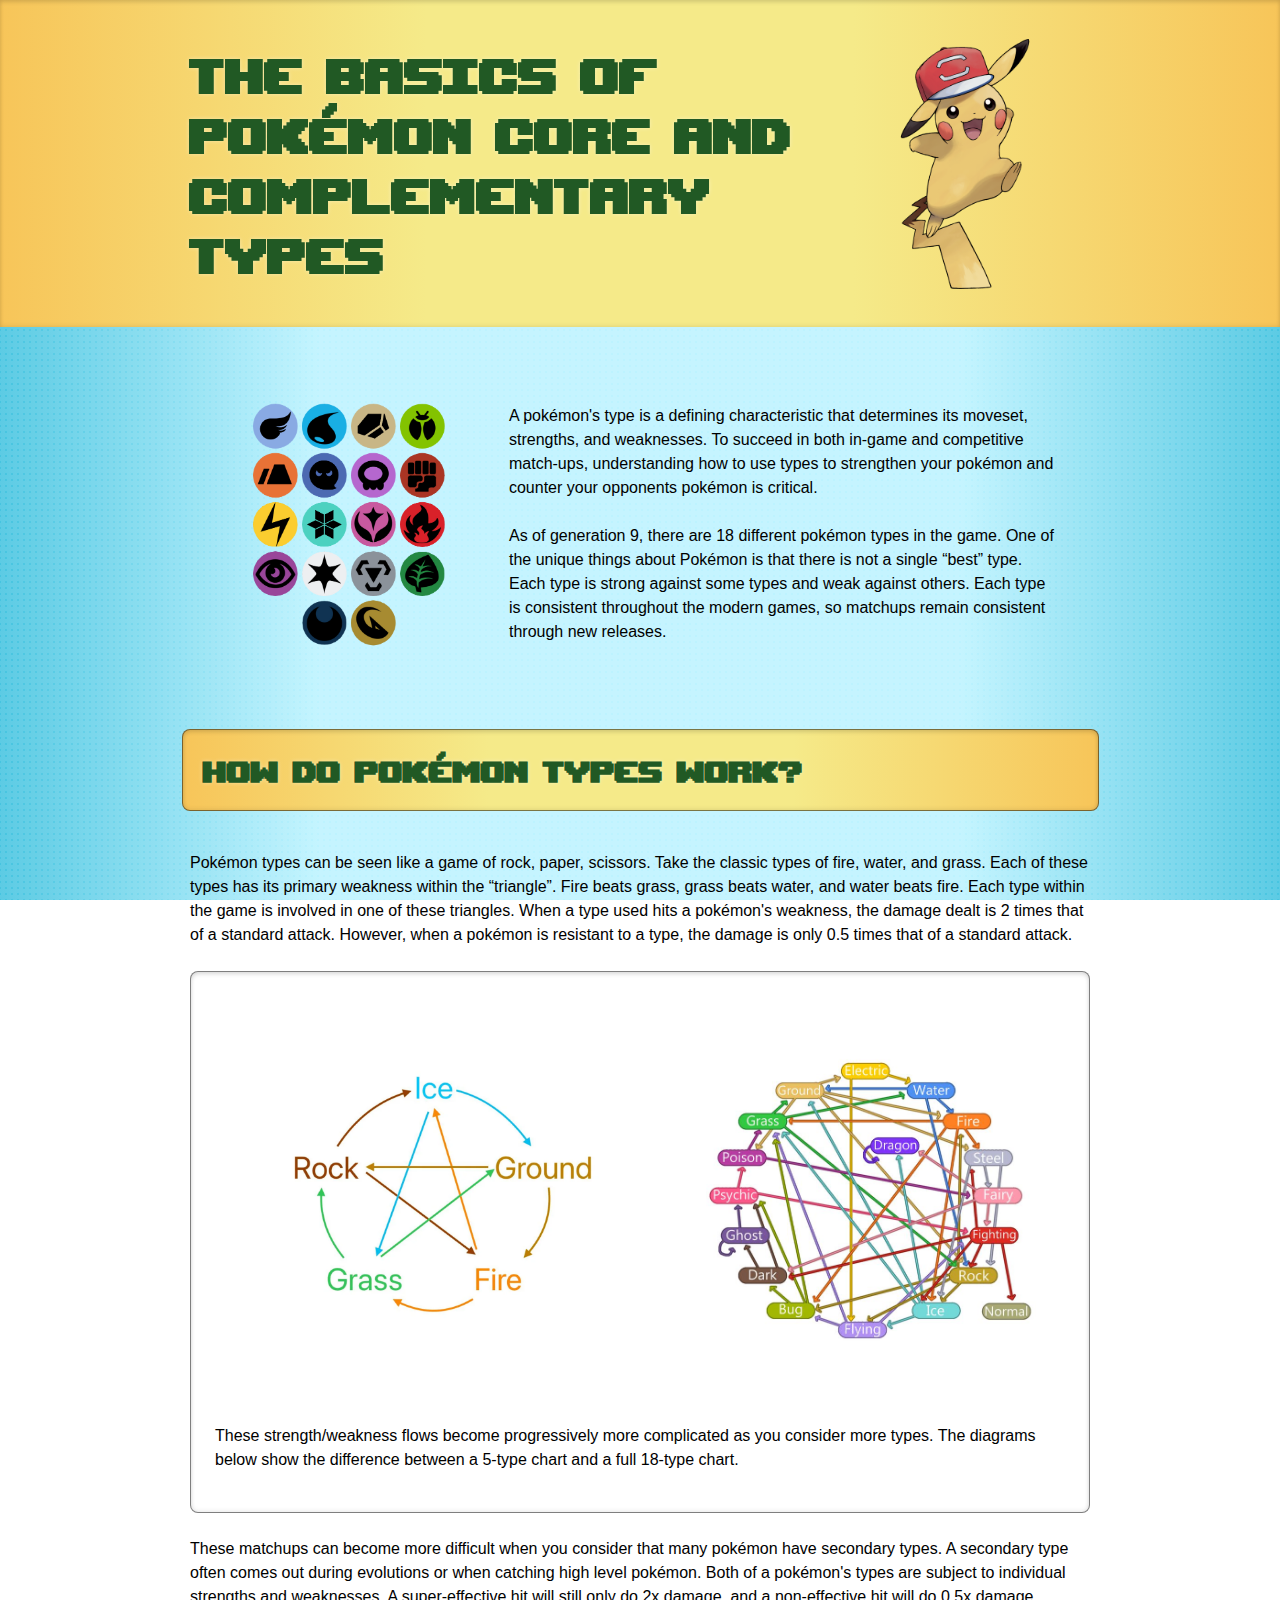
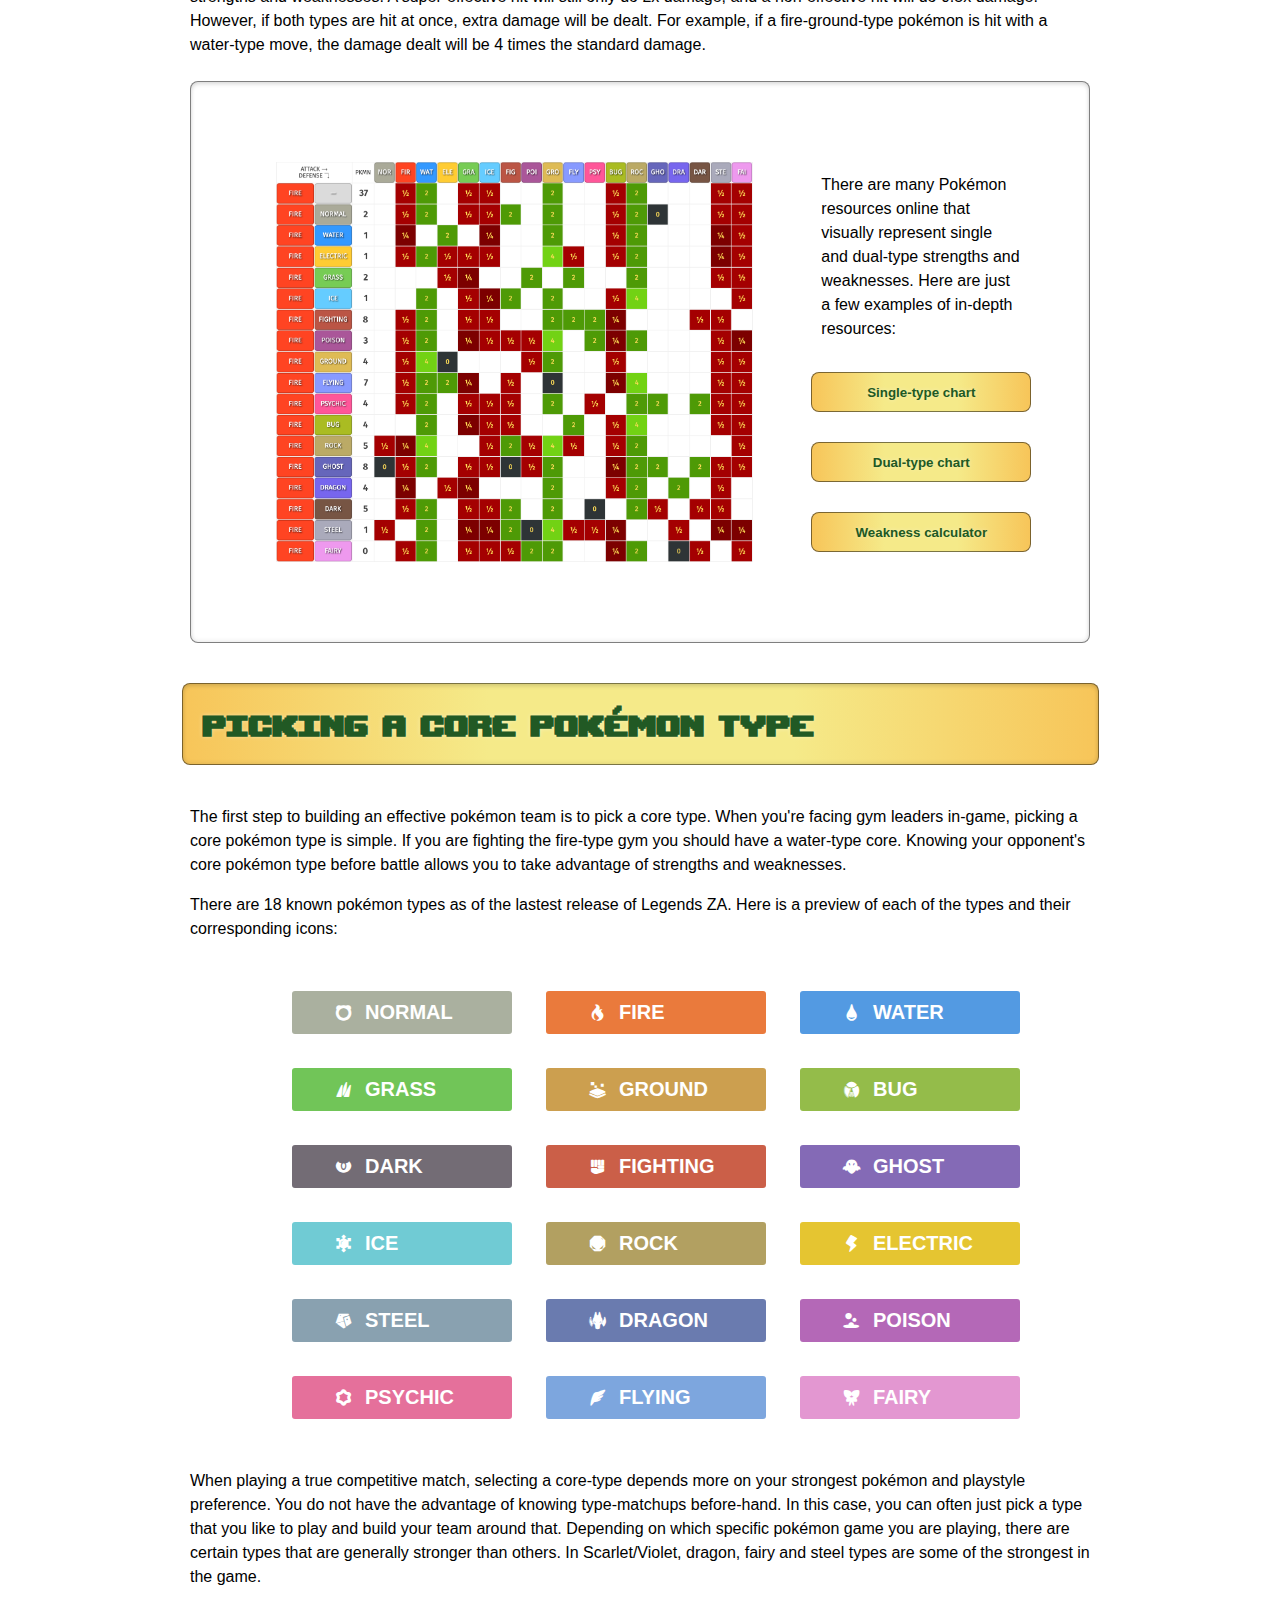
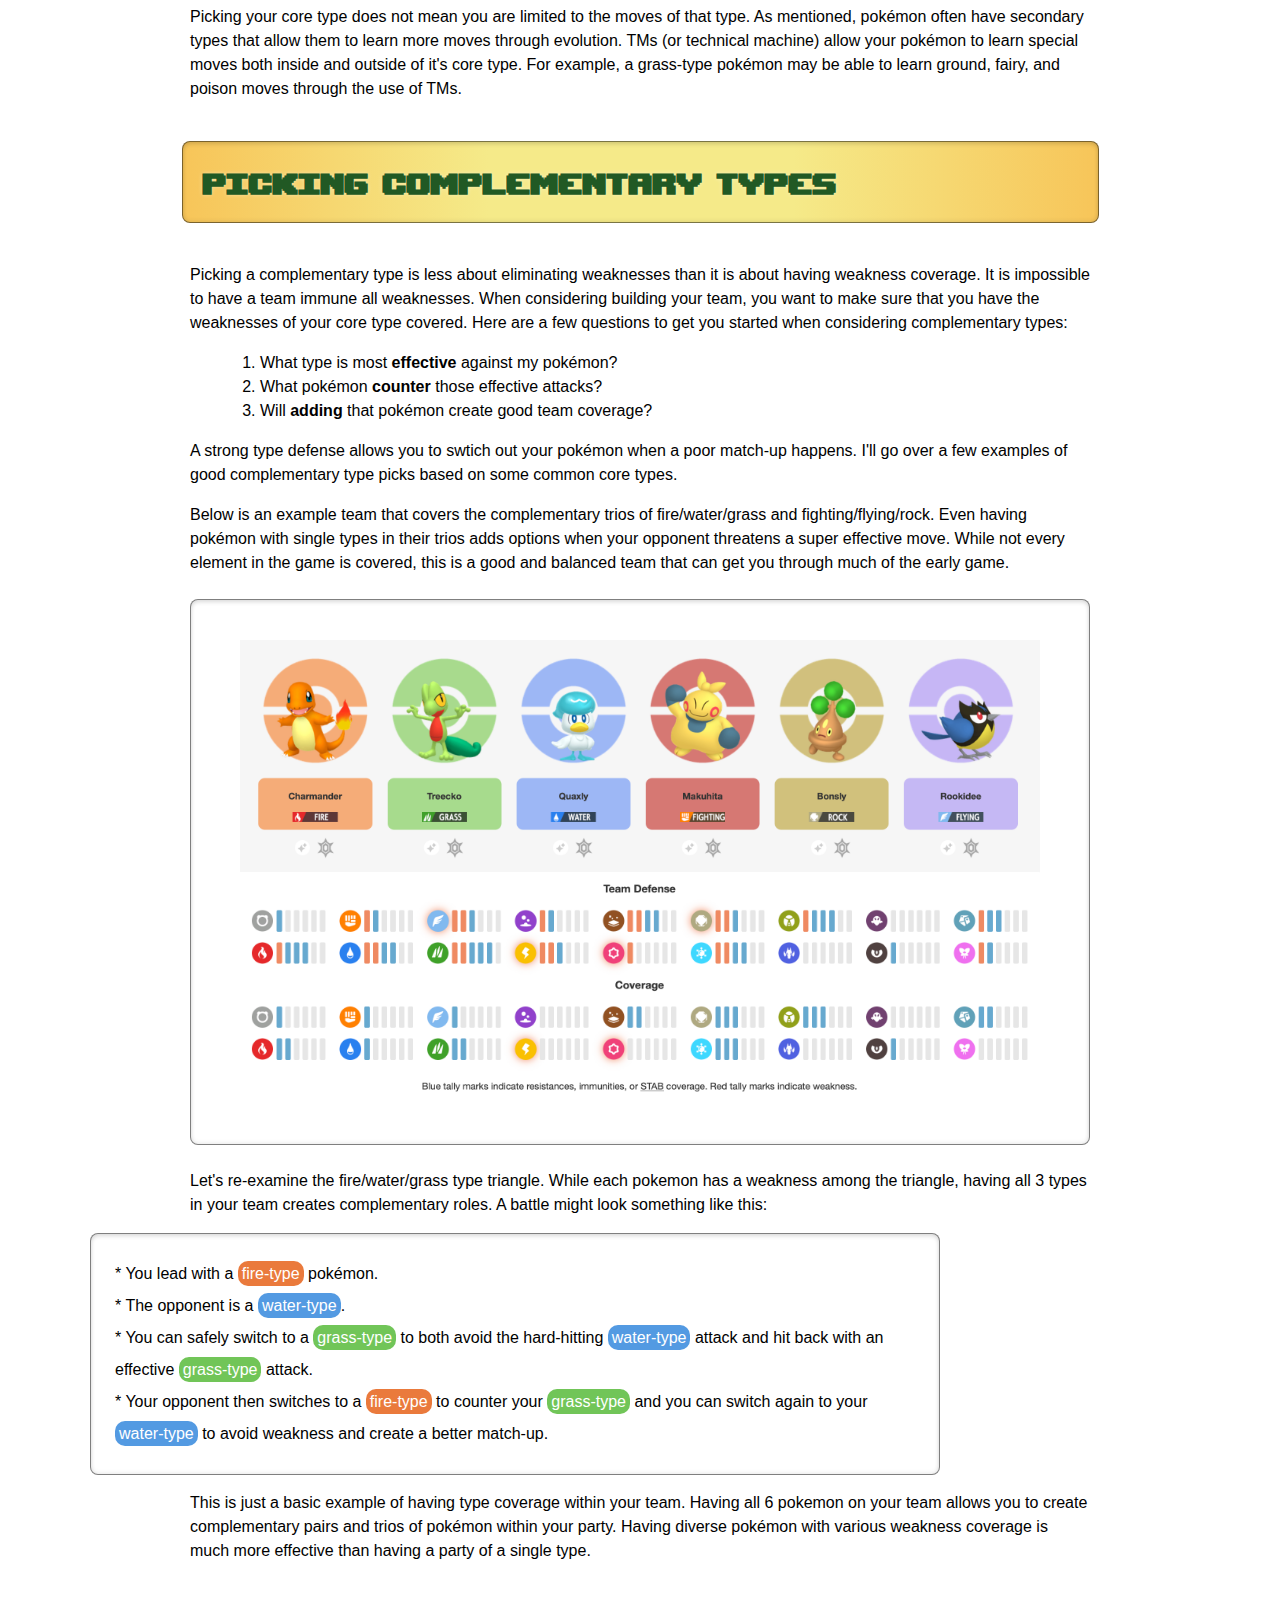
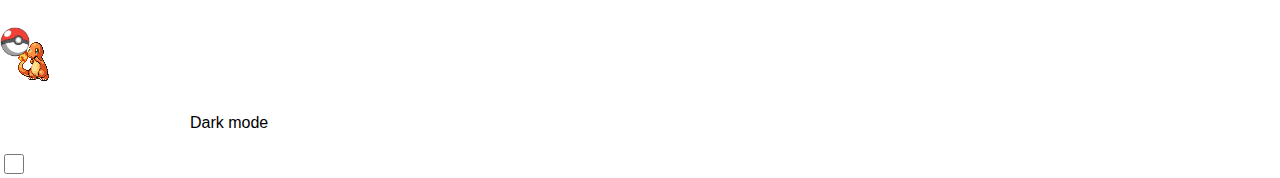
<file: index.html>
<!DOCTYPE html>
<html lang="en">
  <head>
    <meta charset="utf-8"/>
    <title>The basics of pokémon core and complementary types</title>
    <link rel="stylesheet" href="style.css"/>
  </head>
  <body>

    <div class="headingbanner">
        <h1>The basics of pokémon core and complementary types</h1>
        <div class="headerimg"></div>
    </div>

    <div class="content">
<!----INTRODUCTION-->

    <div class="centerimg">
        <img class="centerimg" src="types_transparent.png" height="250px">
        <p class="introtextwithimage">A pokémon's type is a defining characteristic that determines its moveset, strengths, and weaknesses.
            To succeed in both in-game and competitive match-ups, understanding how to use types to strengthen your pokémon and counter your opponents pokémon is critical.
            <br> 
            <br>As of generation 9, there are 18 different pokémon types in the game.
            One of the unique things about Pokémon is that there is not a single “best” type.
            Each type is strong against some types and weak against others.
            Each type is consistent throughout the modern games, so matchups remain consistent through new releases. 
        </p>
    </div>
   
<!----HOW DO TYPES WORK-->

    <h2 class="leftheader">How do pokémon types work?</h2>

    <p>Pokémon types can be seen like a game of rock, paper, scissors.
        Take the classic types of fire, water, and grass.
        Each of these types has its primary weakness within the “triangle”.
        Fire beats grass, grass beats water, and water beats fire.
        Each type within the game is involved in one of these triangles.
        When a type used hits a pokémon's weakness, the damage dealt is 2 times that of a standard attack.
        However, when a pokémon is resistant to a type, the damage is only 0.5 times that of a standard attack.
    </p>

    <div class="recessed-card">
        <div class="centerimg">
            <img src="simpler_weakness.webp" height="300px">
            <img src="complex_weakness.jpg" height="300px">
        </div>
        <p class="cardtext">These strength/weakness flows become progressively more complicated as you consider more types.
            The diagrams below show the difference between a 5-type chart and a full 18-type chart.</p>
    </div>

   

    <p>These matchups can become more difficult when you consider that many pokémon have secondary types.
        A secondary type often comes out during evolutions or when catching high level pokémon.
        Both of a pokémon's types are subject to individual strengths and weaknesses.
        A super-effective hit will still only do 2x damage, and a non-effective hit will do 0.5x damage.
        However, if both types are hit at once, extra damage will be dealt.
        For example, if a fire-ground-type pokémon is hit with a water-type move, the damage dealt will be 4 times the standard damage.
    </p>

    <div class="recessed-card">
        <div class="centerimg">
            <img src="dual_type_weaknesses.png" height="400">
            <div class="vertcontainer">
                <p class="dualtypetext">There are many Pokémon resources online that visually represent single and dual-type strengths and weaknesses.
                    Here are just a few examples of in-depth resources:
                </p>
                <button><a href="https://pokemondb.net/type" target="_blank">Single-type chart</a></button>
                <button><a href="https://pokemondb.net/type/dual" target="_blank">Dual-type chart</a></button>
                <button><a href="https://www.pkmn.help/defense/solo/" target="_blank">Weakness calculator</a></button>
            </div>
        </div>
    </div>


<!-----PICKING A CORE POKEMON TYPE-->

    <h2 class="leftheader">Picking a core pokémon type</h2>

    <p>The first step to building an effective pokémon team is to pick a core type.
        When you're facing gym leaders in-game, picking a core pokémon type is simple.
        If you are fighting the fire-type gym you should have a water-type core.
        Knowing your opponent's core pokémon type before battle allows you to take advantage of strengths and weaknesses.
    </p>

    <p>There are 18 known pokémon types as of the lastest release of Legends ZA.
        Here is a preview of each of the types and their corresponding icons:</p>

    <div class="typecontainer">
        <div class="typebadge "id="normal"> <span class="icon">c</span> NORMAL</div>
        <div class="typebadge "id="fire"> <span class="icon">r</span> FIRE</div>
        <div class="typebadge "id="water"> <span class="icon">w</span> WATER</div>
        <div class="typebadge "id="grass"> <span class="icon">g</span> GRASS</div>
        <div class="typebadge "id="ground"> <span class="icon">a</span> GROUND</div>
        <div class="typebadge "id="bug"> <span class="icon">b</span> BUG</div>
        <div class="typebadge "id="dark"> <span class="icon">d</span> DARK</div>
        <div class="typebadge "id="fighting"> <span class="icon">f</span> FIGHTING</div>
        <div class="typebadge "id="ghost"> <span class="icon">h</span> GHOST</div>
        <div class="typebadge "id="ice"> <span class="icon">i</span> ICE</div>
        <div class="typebadge "id="rock"> <span class="icon">k</span> ROCK</div>
        <div class="typebadge "id="electric"> <span class="icon">l</span> ELECTRIC</div>
        <div class="typebadge "id="steel"> <span class="icon">m</span> STEEL</div>
        <div class="typebadge "id="dragon"> <span class="icon">n</span> DRAGON</div>
        <div class="typebadge "id="poison"> <span class="icon">o</span> POISON</div>
        <div class="typebadge "id="psychic"> <span class="icon">p</span> PSYCHIC</div>
        <div class="typebadge "id="flying"> <span class="icon">v</span> FLYING</div>
        <div class="typebadge "id="fairy"> <span class="icon">y</span> FAIRY</div>
    </div>

    <p>When playing a true competitive match, selecting a core-type depends more on your strongest pokémon and playstyle preference.
        You do not have the advantage of knowing type-matchups before-hand.
        In this case, you can often just pick a type that you like to play and build your team around that.
        Depending on which specific pokémon game you are playing, there are certain types that are generally stronger than others.
        In Scarlet/Violet, dragon, fairy and steel types are some of the strongest in the game.</p>

    <p>Picking your core type does not mean you are limited to the moves of that type.
        As mentioned, pokémon often have secondary types that allow them to learn more moves through evolution.
        TMs (or technical machine) allow your pokémon to learn special moves both inside and outside of it's core type.
        For example, a grass-type pokémon may be able to learn ground, fairy, and poison moves through the use of TMs.
    <!---The sequence below showcases the many ways in which you can utilize and manipulate pokémon types.--->    
    </p>


<!-----PICKING COMPLEMENTARY TYPES-->

    <h2 class="leftheader">Picking complementary types</h2>

    <p>Picking a complementary type is less about eliminating weaknesses than it is about having weakness coverage.
        It is impossible to have a team immune all weaknesses.
        When considering building your team, you want to make sure that you have the weaknesses of your core type covered.
        Here are a few questions to get you started when considering complementary types:
    </p>

    <ol>
        <li>What type is most <b>effective</b> against my pokémon?</li>
        <li>What pokémon <b>counter</b> those effective attacks?</li>
        <li>Will <b>adding</b> that pokémon create good team coverage?</li>
    </ol>

    <p>
        A strong type defense allows you to swtich out your pokémon when a poor match-up happens.
        I'll go over a few examples of good complementary type picks based on some common core types.
    </p>

    <p>Below is an example team that covers the complementary trios of fire/water/grass and fighting/flying/rock. 
       Even having pokémon with single types in their trios adds options when your opponent threatens a super effective move.
       While not every element in the game is covered, this is a good and balanced team that can get you through much of the early game.
    </p>

    <div class="recessed-card">
        <div class="vertimg">
            <img src="exampleteam.png" width="800px">
            <img src="examplecoverage.png" width="800px">
        </div>
    </div>

    <p>Let's re-examine the fire/water/grass type triangle.
        While each pokemon has a weakness among the triangle, having all 3 types in your team creates complementary roles.
        A battle might look something like this:
    </p>

    <p class="battle">
       * You lead with a <span id="fire" class="battletype">fire-type</span> pokémon.
        <br>* The opponent is a <span id="water" class="battletype">water-type</span>.
        <br>* You can safely switch to a <span id="grass" class="battletype">grass-type</span> to both avoid the hard-hitting <span id="water" class="battletype">water-type</span> attack and hit back with an effective <span id="grass" class="battletype">grass-type</span> attack.
        <br>* Your opponent then switches to a <span id="fire" class="battletype">fire-type</span> to counter your <span id="grass" class="battletype">grass-type</span> and you can switch again to your <span id="water" class="battletype">water-type</span> to avoid weakness and create a better match-up.
    </p>

    <p class="lasttext">This is just a basic example of having type coverage within your team.
        Having all 6 pokemon on your team allows you to create complementary pairs and trios of pokémon within your party.
        Having diverse pokémon with various weakness coverage is much more effective than having a party of a single type. 
    </p>

    </div>

    <div id="pokeCursor">
        <img src="pokeball.webp" height="30px">
    </div>

    <div id="charmanderAni">
        <img src="charmander_ani.png">
    </div>

    <div>
        <p>Dark mode</p>
        <input type="checkbox" id="toggle-dark">
    </div>

    <script src="script.js"></script>
  </body>
</html>
</file>
<file: style.css>
@font-face {
    font-family: upheaval;
    src: url('upheavtt.ttf');
}

@font-face {
    font-family: pokeicons;
    src: url('EssentiarumVG\ [Web].ttf');
}

body {
    margin: 0;
    background-image: 
        repeating-radial-gradient( circle, rgba(255,255,255,0.12) 0px, rgba(255,255,255,0.12) 3px, transparent 1px, transparent 6px ),
        linear-gradient(to right, #46c4e0 , #bdf3ff, #bdf3ff, #bdf3ff, #46c4e0);
    background-size: 
        6px 6px,
        cover;
    background-repeat: 
        repeat,
        no-repeat;
    background-attachment: fixed;

    cursor: none;
}

.content {
    max-width: 1100px;
    margin: 0 auto;
}

.headingbanner {
    width: 100vw;
    left: 0px;
    margin-top: 0px;
    height: fit-content;
    display: flex;
    justify-content: center;
    align-items: center;
    margin-bottom: 2em;
    background-image: linear-gradient(to right, #f7c559 , #f5ea89, #f5ea89, #f7c559);
    box-shadow:
        inset 0 2px 4px rgba(0,0,0,0.15),
        inset 0 -2px 4px rgba(0,0,0,0.05);
}

.headerimg {
    background-image: url('pikachu.png');
    background-size: contain;
    height: 250px;
    width: 250px;
}

h1 {
    color: #215924;
    font-family: upheaval;
    font-size: 65px;
    max-width: 650px;
    text-align: left;
    text-shadow: 0 0 4px rgba(255, 255, 255, 0.4);
}

h2 {
    color: #215924;
    font-family: upheaval;
    font-size: 40px;
    max-width: 900px;
    margin: 1em auto;
    text-shadow: 0 0 4px rgba(255, 255, 255, 0.4);
}

p {
    font-family: sans-serif;
    font-size: 16px;
    line-height: 1.5em;
    max-width: 900px;
    margin: 1em auto;
}

.icon {
    font-family: pokeicons;
    display: inline-block;
    vertical-align: middle;
    line-height: 1;
    margin-right: 0.5em;
}

.lasttext {
    padding-bottom: 3em;
}


ol {
    font-family: sans-serif;
    line-height: 1.5em;
    max-width: 800px;
    margin: 1em auto;
}

.leftheader {
    background-image: linear-gradient(to right, #f7c559 , #f5ea89, #f5ea89, #f7c559);
    height: 1em;
    display: flex;
    max-width: 875px;
    align-items: center;
    padding: 0.5em;

    border: 1px solid rgba(0,0,0,0.5);
    border-radius: 8px;

    box-shadow:
        inset 0 2px 4px rgba(0,0,0,0.15),
        inset 0 -2px 4px rgba(0,0,0,0.05);
}

.battle {
    max-width: 800px;
    line-height: 2em;
        background: white;
    border: 1px solid rgba(0,0,0,0.5);
    border-radius: 8px;
    box-shadow:
        inset 0 2px 4px rgba(0,0,0,0.15),
        inset 0 -2px 4px rgba(0,0,0,0.05);
    padding: 1.5em;
    margin: 0;
    flex: 1;
}

.battletype {
    color: white;
    height: 1.25em;
    width: auto;
    padding: 4px;
    border-radius: 10px;
}

.centerimg {
    display: flex;
    align-items: center;
    justify-content: center;
    width: auto;
    margin: 1em auto;
    padding: 1em auto;
}

.vertimg {
    display: flex;
    flex-wrap: wrap;
    align-items: center;
    justify-content: center;
    width: auto;
    margin: 1em auto;
    padding: 1em auto;
}

.introtextwithimage {
    max-width: 550px;
    margin: 1em;
}

.dualtypetext {
    max-width: 200px;
}

.centerimg img {
    padding: .5em;
    margin: 2em;
}

.recessed-card {
    display: flex;
    flex-direction: column;
    background: white;
    border: 1px solid rgba(0,0,0,0.5);
    border-radius: 8px;
    box-shadow:
        inset 0 2px 4px rgba(0,0,0,0.15),
        inset 0 -2px 4px rgba(0,0,0,0.05);
    padding: 1.5em;
    max-width: 850px;
    margin: 1.5em auto;
}

.vertcontainer {
    display: flex;
    flex-wrap: wrap;
    align-content: center;
    justify-content: center;
    max-width: 250px;
}

a {
    text-decoration: none;
    color: #215924;
    text-shadow: 0 0 4px rgba(255, 255, 255, 0.4);
}

button {
    width: 250px;
    height: 3em;
    margin: 15px;
    font-weight: bold;
    color: black;
    text-decoration: none;
    background-image: linear-gradient(to right, #f7c559 , #f5ea89, #f5ea89, #f7c559);
    border: 1px solid rgba(0,0,0,0.5);
    border-radius: 8px;
}

.typecontainer {
  display: grid;
  grid-template-columns: repeat(3, 1fr);
  gap: 30px;
  width: 700px;
  margin: 0 auto;
  font-family: sans-serif;
  font-weight: bold;
  margin-top: 3em;
  margin-bottom: 3em;
}

.typebadge {
    display: flex;
    color: white;
    align-items: center;
    height: fit-content;
    width: 140px;
    padding: 0.5em 2em;
    border-radius: 5px;
    font-size: 1.25em;
    border: white 2px solid;
}


#bug {
    background-color: #94BC4A;
}

#dark {
    background-color: #736C75;
}

#dragon {
    background-color: #6A7BAF;
}

#electric {
    background-color: #E5C531;
}

#fairy {
    background-color: #E397D1;
}

#fighting {
    background-color: #CB5F48;
}

#fire {
    background-color: #EA7A3C;
}

#flying {
    background-color: #7DA6DE;
}

#ghost {
    background-color: #846AB6;
}

#grass {
    background-color: #71C558;
}

#ground {
    background-color: #CC9F4F;
}

#ice {
    background-color: #70CBD4;
}

#normal {
    background-color: #AAB09F;
}

#poison {
    background-color: #B468B7;
}

#psychic {
    background-color: #E5709B;
}

#rock {
    background-color: #B2A061;
}

#steel {
    background-color: #89A1B0;
}

#water {
    background-color: #539AE2;
}


/* Script stuff */


#pokeCursor {
    position: fixed;
    height: 30px;
    width: 30px;
    pointer-events: none;
}



/* Dark mode */

.dark-mode-toggle {
    display: flex;
    justify-content: center;
    align-items: center;
    gap: 10px;
    font-family: sans-serif;
    font-weight: bold;
    margin: 1em auto;
    margin-bottom: 50px;
}

#toggle-dark {
    width: 1.5em;
    height: 1.5em;
    cursor: pointer;
    accent-color: #3c1c69;
}

body.dark-mode{
    margin: 0;
    background-image: 
        repeating-radial-gradient( circle, rgba(6,33,69,0.12) 0px, rgba(6,33,69,0.12) 3px, transparent 1px, transparent 6px ),
        linear-gradient(to right, #072e61 , #164480, #164480, #164480, #072e61);
    background-size: 
        6px 6px,
        cover;
    background-repeat: 
        repeat,
        no-repeat;
    background-attachment: fixed;

    color: white;

/*    cursor: none; */
}

body.dark-mode .dualtypetext {
    color: black;
}

body.dark-mode .cardtext {
    color: black;
}

body.dark-mode .headingbanner {
    width: 100vw;
    left: 0px;
    margin-top: 0px;
    height: fit-content;
    display: flex;
    justify-content: center;
    align-items: center;
    margin-bottom: 2em;
    background-image: linear-gradient(to right, #240e42 , #3c1c69, #3c1c69, #240e42);
    box-shadow:
        inset 0 2px 4px rgba(0,0,0,0.15),
        inset 0 -2px 4px rgba(0,0,0,0.05);
}

body.dark-mode h1{
    color: #72bddb;
    font-family: upheaval;
    font-size: 65px;
    max-width: 650px;
    text-align: left;
    text-shadow: 0 0 4px rgba(0, 0, 0, 0.4);
}

body.dark-mode h2 {
    color: #72bddb;
    font-family: upheaval;
    font-size: 40px;
    max-width: 900px;
    margin: 1em auto;
    text-shadow: 0 0 4px rgba(0, 0, 0, 0.4);
}

body.dark-mode .headerimg {
    background-image: url('gengar.png');
    background-size: contain;
    height: 250px;
    width: 250px;
}

body.dark-mode .leftheader {
    background-image: linear-gradient(to right, #240e42 , #3c1c69, #3c1c69, #240e42);
    height: 1em;
    display: flex;
    max-width: 875px;
    align-items: center;
    padding: 0.5em;

    border: 1px solid rgba(0,0,0,0.5);
    border-radius: 8px;

    box-shadow:
        inset 0 2px 4px rgba(0,0,0,0.15),
        inset 0 -2px 4px rgba(0,0,0,0.05);
}

body.dark-mode button {
    width: 250px;
    height: 3em;
    margin: 15px;
    font-weight: bold;
    color: black;
    text-decoration: none;
    color: #72bddb;
    background-image: linear-gradient(to right, #240e42 , #3c1c69, #3c1c69, #240e42);
    border: 1px solid rgba(0,0,0,0.5);
    border-radius: 8px;
}

body.dark-mode a {
    text-decoration: none;
    color: #72bddb;
    text-shadow: 0 0 4px rgba(0, 0, 0, 0.4);
}

body.dark-mode .battle {
    color: black;
}




/* Battle Animations */

.battle-player, .battle-opponent {
    display: none;
}

.battle-player.battle-active  {
    display: flex;
    align-items: center;
    justify-content: flex-start;
    height: fit-content;
    width: 100%;
    gap: 20px;
    margin-bottom: 1.5em;
}

.battle-opponent.battle-active {
    display: flex;
    align-items: center;
    justify-content: flex-end;
    height: fit-content;
    width: 100%;
    text-align: right;
    gap: 20px;
    margin-bottom: 1.5em;
}

.battle-opponent p {
    text-align: right;
}

#battlebutton button {
    border: solid red 2px;
}
</file>
